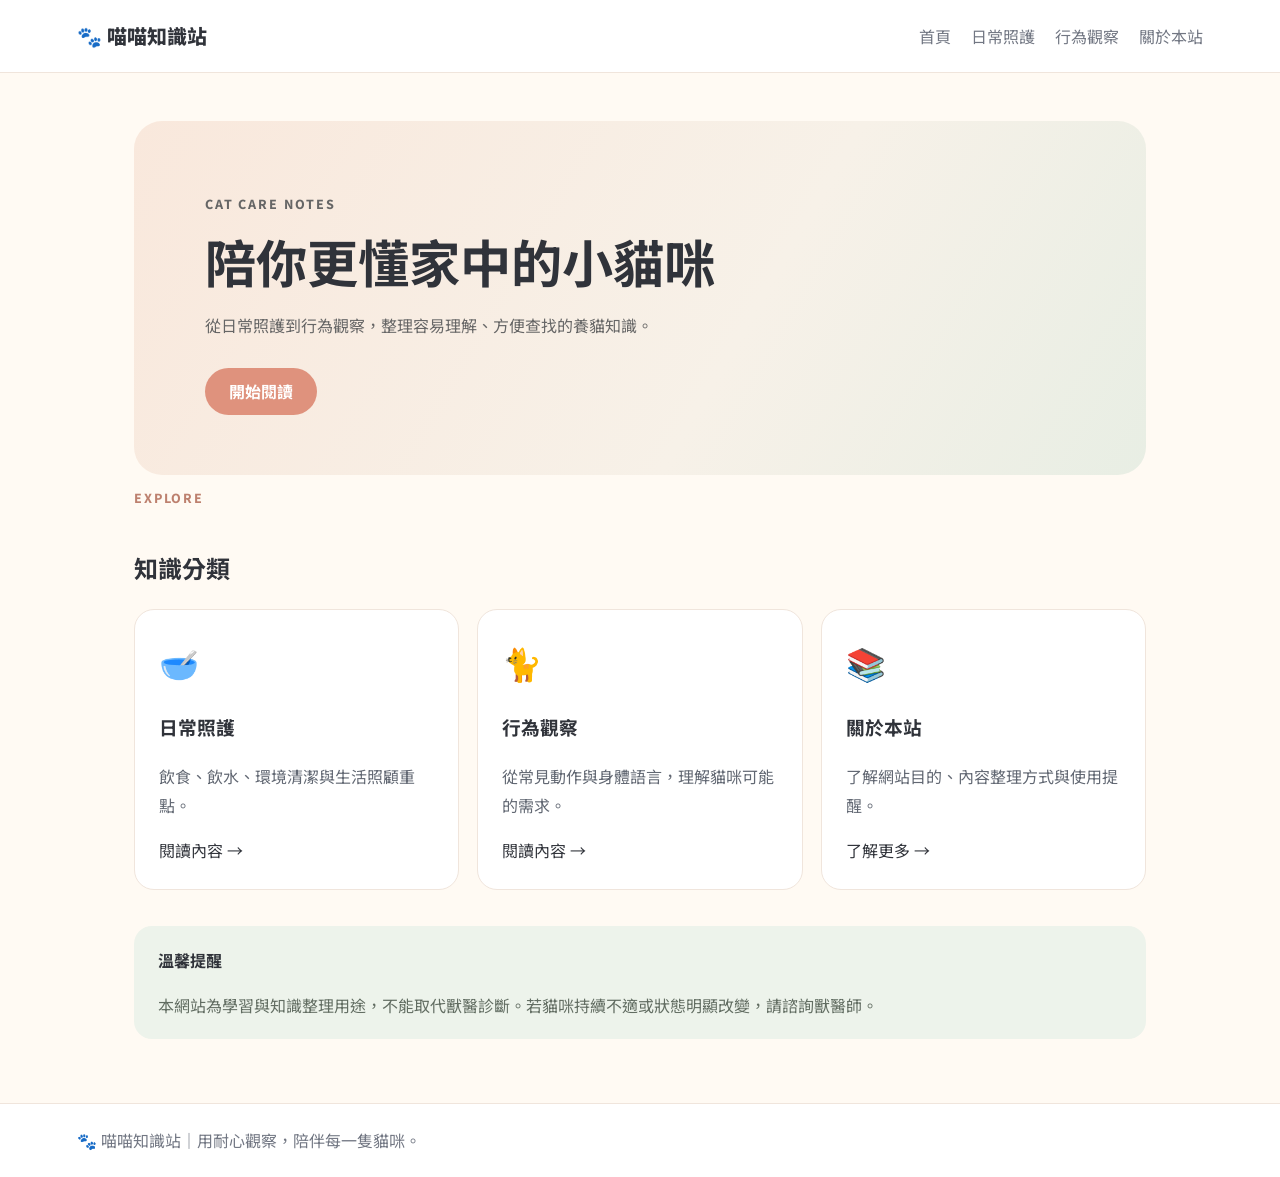
<file: index.html>
<!doctype html><html lang="zh-Hant"><head><meta charset="utf-8"><meta name="viewport" content="width=device-width,initial-scale=1"><meta name="description" content="貓咪日常照護與行為觀察入門知識。"><title>喵喵知識站</title><link rel="stylesheet" href="assets/style.css"></head><body><header><a class="brand" href="index.html">🐾 喵喵知識站</a><nav><a href="index.html">首頁</a><a href="pages/care.html">日常照護</a><a href="pages/behavior.html">行為觀察</a><a href="pages/about.html">關於本站</a></nav></header><main><section class="hero"><p class="eyebrow">CAT CARE NOTES</p><h1>陪你更懂家中的小貓咪</h1><p>從日常照護到行為觀察，整理容易理解、方便查找的養貓知識。</p><a class="button" href="pages/care.html">開始閱讀</a></section><section><p class="eyebrow">EXPLORE</p><h2>知識分類</h2><div class="grid"><a class="card" href="pages/care.html"><span>🥣</span><h3>日常照護</h3><p>飲食、飲水、環境清潔與生活照顧重點。</p>閱讀內容 →</a><a class="card" href="pages/behavior.html"><span>🐈</span><h3>行為觀察</h3><p>從常見動作與身體語言，理解貓咪可能的需求。</p>閱讀內容 →</a><a class="card" href="pages/about.html"><span>📚</span><h3>關於本站</h3><p>了解網站目的、內容整理方式與使用提醒。</p>了解更多 →</a></div></section><aside><b>溫馨提醒</b><p>本網站為學習與知識整理用途，不能取代獸醫診斷。若貓咪持續不適或狀態明顯改變，請諮詢獸醫師。</p></aside></main><footer>🐾 喵喵知識站｜用耐心觀察，陪伴每一隻貓咪。</footer></body></html>
</file>
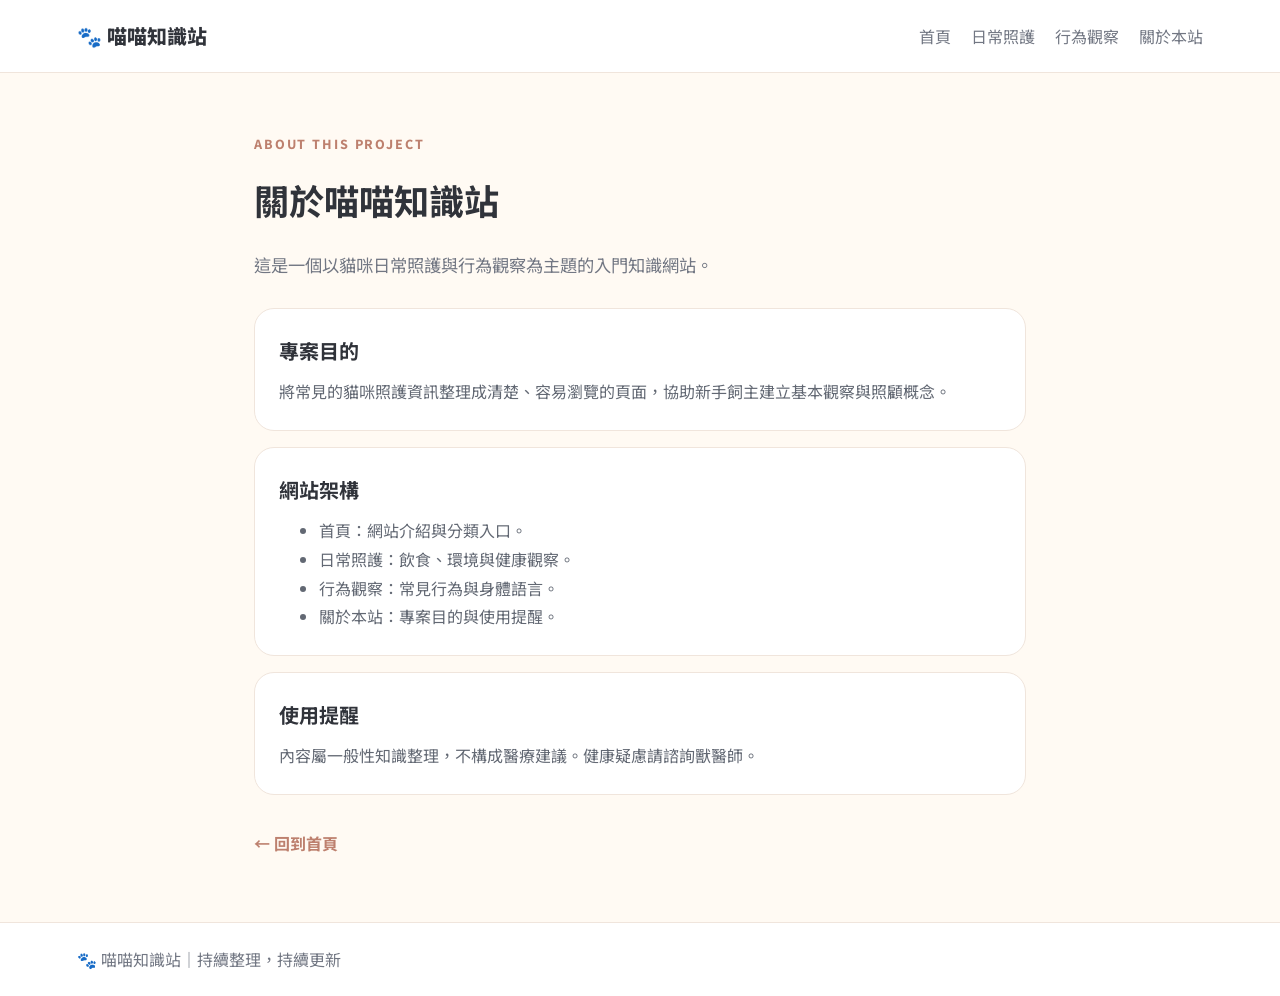
<file: pages/about.html>
<!doctype html><html lang="zh-Hant"><head><meta charset="utf-8"><meta name="viewport" content="width=device-width,initial-scale=1"><title>關於本站｜喵喵知識站</title><link rel="stylesheet" href="../assets/style.css"></head><body><header><a class="brand" href="../index.html">🐾 喵喵知識站</a><nav><a href="../index.html">首頁</a><a href="care.html">日常照護</a><a href="behavior.html">行為觀察</a><a href="about.html">關於本站</a></nav></header><main class="article"><p class="eyebrow">ABOUT THIS PROJECT</p><h1>關於喵喵知識站</h1><p class="lead">這是一個以貓咪日常照護與行為觀察為主題的入門知識網站。</p><section class="panel"><h2>專案目的</h2><p>將常見的貓咪照護資訊整理成清楚、容易瀏覽的頁面，協助新手飼主建立基本觀察與照顧概念。</p></section><section class="panel"><h2>網站架構</h2><ul><li>首頁：網站介紹與分類入口。</li><li>日常照護：飲食、環境與健康觀察。</li><li>行為觀察：常見行為與身體語言。</li><li>關於本站：專案目的與使用提醒。</li></ul></section><section class="panel"><h2>使用提醒</h2><p>內容屬一般性知識整理，不構成醫療建議。健康疑慮請諮詢獸醫師。</p></section><a href="../index.html">← 回到首頁</a></main><footer>🐾 喵喵知識站｜持續整理，持續更新</footer></body></html>
</file>
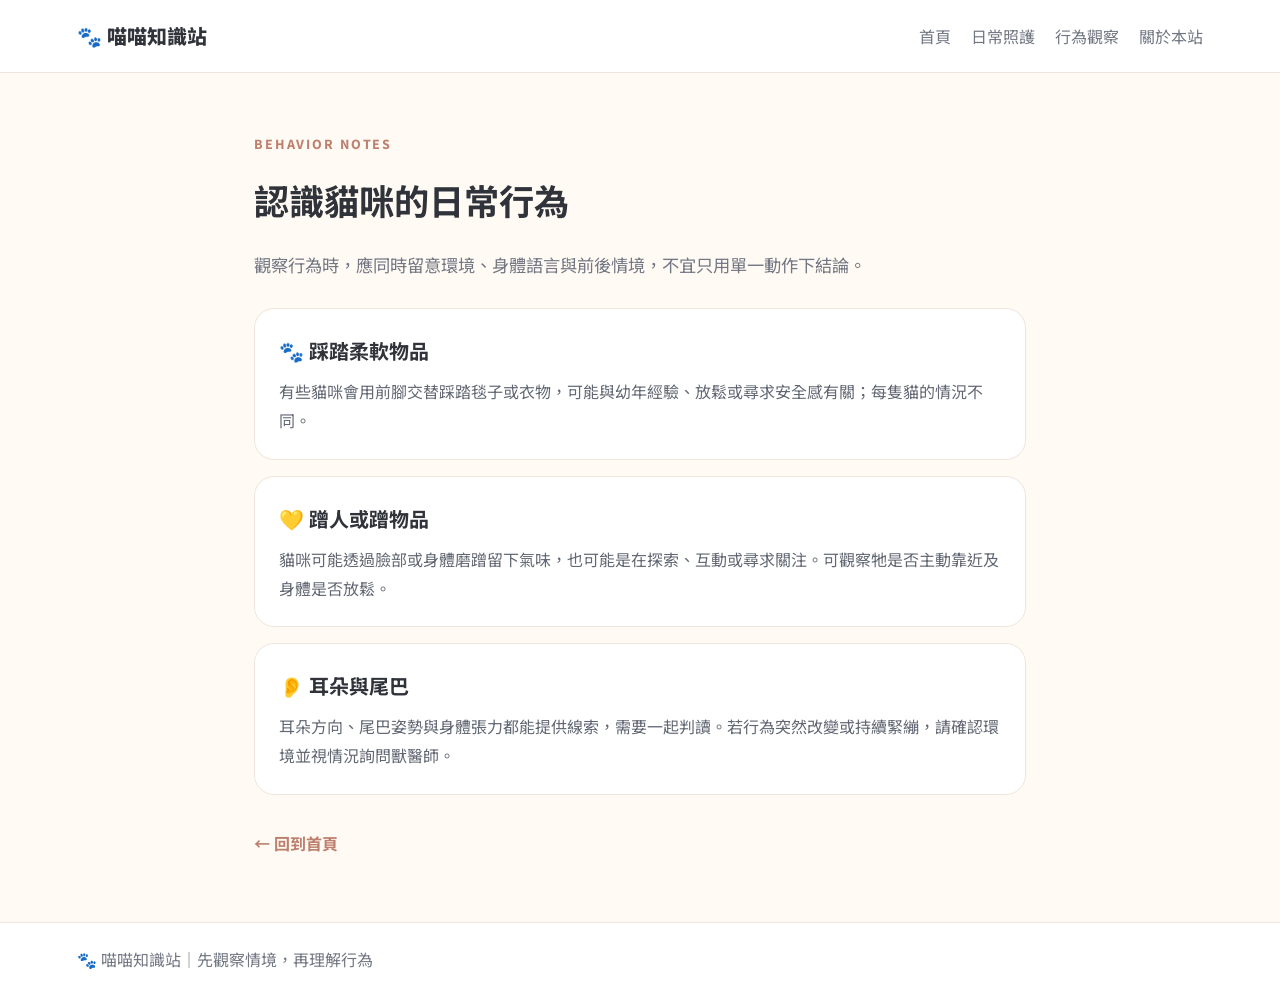
<file: pages/behavior.html>
<!doctype html><html lang="zh-Hant"><head><meta charset="utf-8"><meta name="viewport" content="width=device-width,initial-scale=1"><title>行為觀察｜喵喵知識站</title><link rel="stylesheet" href="../assets/style.css"></head><body><header><a class="brand" href="../index.html">🐾 喵喵知識站</a><nav><a href="../index.html">首頁</a><a href="care.html">日常照護</a><a href="behavior.html">行為觀察</a><a href="about.html">關於本站</a></nav></header><main class="article"><p class="eyebrow">BEHAVIOR NOTES</p><h1>認識貓咪的日常行為</h1><p class="lead">觀察行為時，應同時留意環境、身體語言與前後情境，不宜只用單一動作下結論。</p><section class="panel"><h2>🐾 踩踏柔軟物品</h2><p>有些貓咪會用前腳交替踩踏毯子或衣物，可能與幼年經驗、放鬆或尋求安全感有關；每隻貓的情況不同。</p></section><section class="panel"><h2>💛 蹭人或蹭物品</h2><p>貓咪可能透過臉部或身體磨蹭留下氣味，也可能是在探索、互動或尋求關注。可觀察牠是否主動靠近及身體是否放鬆。</p></section><section class="panel"><h2>👂 耳朵與尾巴</h2><p>耳朵方向、尾巴姿勢與身體張力都能提供線索，需要一起判讀。若行為突然改變或持續緊繃，請確認環境並視情況詢問獸醫師。</p></section><a href="../index.html">← 回到首頁</a></main><footer>🐾 喵喵知識站｜先觀察情境，再理解行為</footer></body></html>
</file>
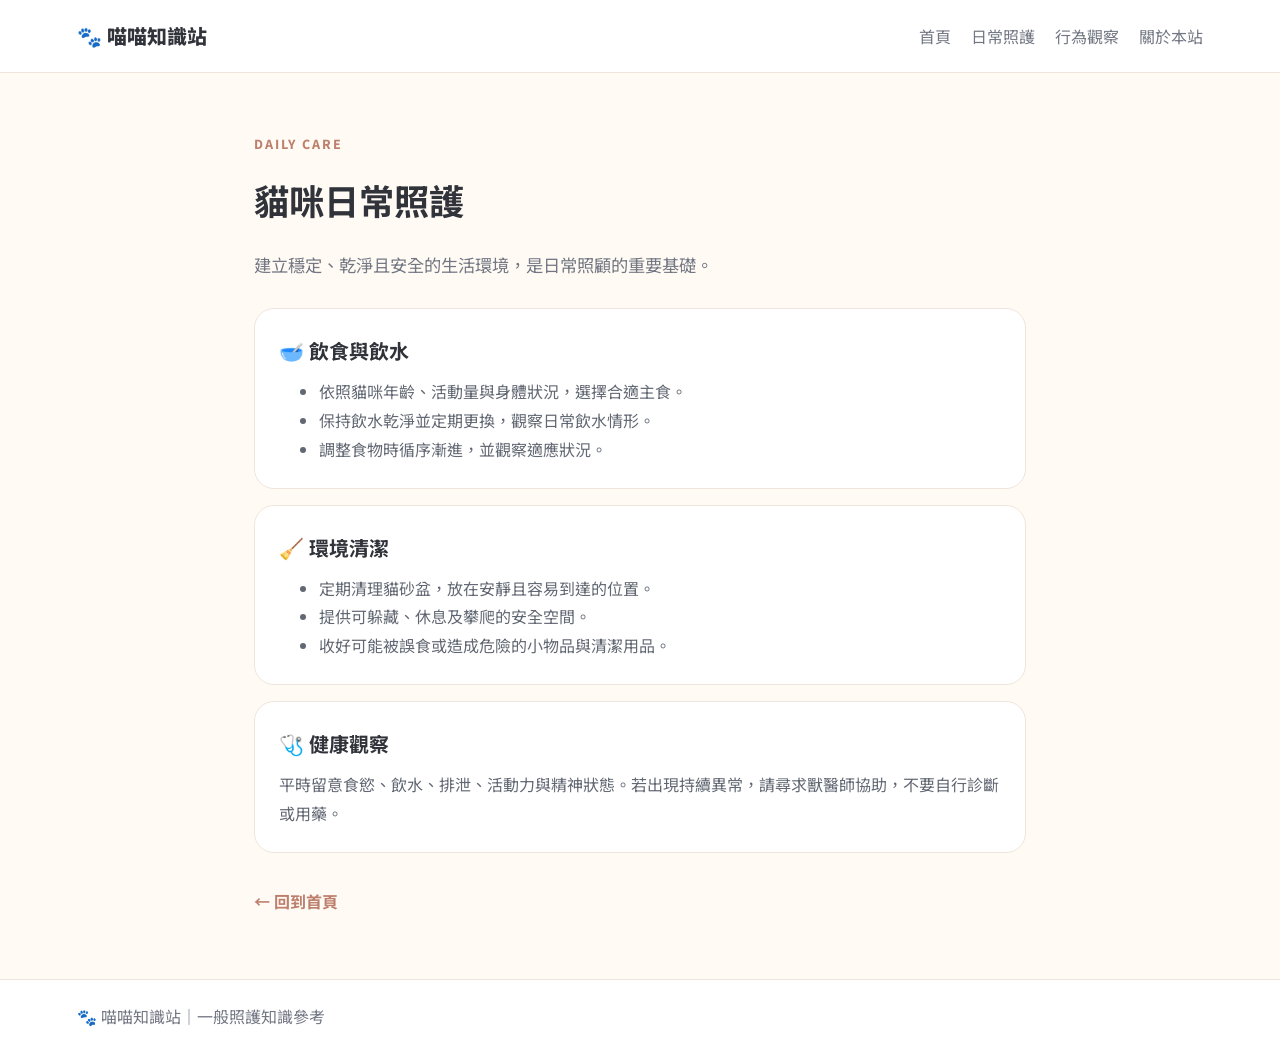
<file: pages/care.html>
<!doctype html><html lang="zh-Hant"><head><meta charset="utf-8"><meta name="viewport" content="width=device-width,initial-scale=1"><title>日常照護｜喵喵知識站</title><link rel="stylesheet" href="../assets/style.css"></head><body><header><a class="brand" href="../index.html">🐾 喵喵知識站</a><nav><a href="../index.html">首頁</a><a href="care.html">日常照護</a><a href="behavior.html">行為觀察</a><a href="about.html">關於本站</a></nav></header><main class="article"><p class="eyebrow">DAILY CARE</p><h1>貓咪日常照護</h1><p class="lead">建立穩定、乾淨且安全的生活環境，是日常照顧的重要基礎。</p><section class="panel"><h2>🥣 飲食與飲水</h2><ul><li>依照貓咪年齡、活動量與身體狀況，選擇合適主食。</li><li>保持飲水乾淨並定期更換，觀察日常飲水情形。</li><li>調整食物時循序漸進，並觀察適應狀況。</li></ul></section><section class="panel"><h2>🧹 環境清潔</h2><ul><li>定期清理貓砂盆，放在安靜且容易到達的位置。</li><li>提供可躲藏、休息及攀爬的安全空間。</li><li>收好可能被誤食或造成危險的小物品與清潔用品。</li></ul></section><section class="panel"><h2>🩺 健康觀察</h2><p>平時留意食慾、飲水、排泄、活動力與精神狀態。若出現持續異常，請尋求獸醫師協助，不要自行診斷或用藥。</p></section><a href="../index.html">← 回到首頁</a></main><footer>🐾 喵喵知識站｜一般照護知識參考</footer></body></html>
</file>
<file: assets/style.css>
@import url('https://fonts.googleapis.com/css2?family=Noto+Sans+TC:wght@400;500;700;800&display=swap');:root{--ink:#30333a;--muted:#727783;--cream:#fffaf3;--rose:#df927d;--line:#f0e5dc}*{box-sizing:border-box}body{margin:0;background:var(--cream);color:var(--ink);font-family:'Noto Sans TC',sans-serif;line-height:1.8}header{display:flex;justify-content:space-between;align-items:center;gap:20px;padding:18px 6%;background:#fff;border-bottom:1px solid var(--line)}.brand{font-size:1.25rem;font-weight:800;text-decoration:none;color:var(--ink);white-space:nowrap}nav{display:flex;gap:20px;flex-wrap:wrap}nav a{color:var(--muted);text-decoration:none}nav a:hover{color:var(--rose)}main{max-width:1060px;margin:auto;padding:48px 24px 64px}.hero{padding:60px 7%;border-radius:28px;background:linear-gradient(120deg,#f9e8dc,#f7f1e8 60%,#e8eee4)}.eyebrow{color:#bd806e;font-size:.78rem;font-weight:800;letter-spacing:.15em}.hero h1{font-size:clamp(2rem,5vw,3.2rem);line-height:1.3;margin:0}.hero p{color:#666}.button{display:inline-block;background:var(--rose);color:white;padding:9px 24px;border-radius:30px;text-decoration:none;font-weight:700;margin-top:12px}h2{margin-top:36px}.grid{display:grid;grid-template-columns:repeat(3,1fr);gap:18px}.card,.panel{display:block;background:#fff;border:1px solid var(--line);border-radius:20px;padding:24px;color:inherit;text-decoration:none}.card span{font-size:2rem}.card p,.panel p,.panel li{color:#626873}.card:hover{transform:translateY(-3px)}aside{background:#edf3eb;border-radius:18px;padding:20px 24px;margin-top:36px}aside p{margin-bottom:0;color:#626d62}.article{max-width:820px}.article h1{font-size:2.2rem;margin:0}.lead{color:var(--muted);font-size:1.08rem;margin-bottom:28px}.panel{margin:16px 0}.panel h2{font-size:1.25rem;margin:0 0 8px}.panel p,.panel ul{margin:0}.article>a{display:inline-block;margin-top:18px;color:#bd806e;text-decoration:none;font-weight:700}footer{padding:22px 6%;background:white;border-top:1px solid var(--line);color:var(--muted)}@media(max-width:720px){header{align-items:flex-start;flex-direction:column}nav{gap:12px}.grid{grid-template-columns:1fr}.hero{padding:40px 26px}main{padding-top:30px}}
</file>
